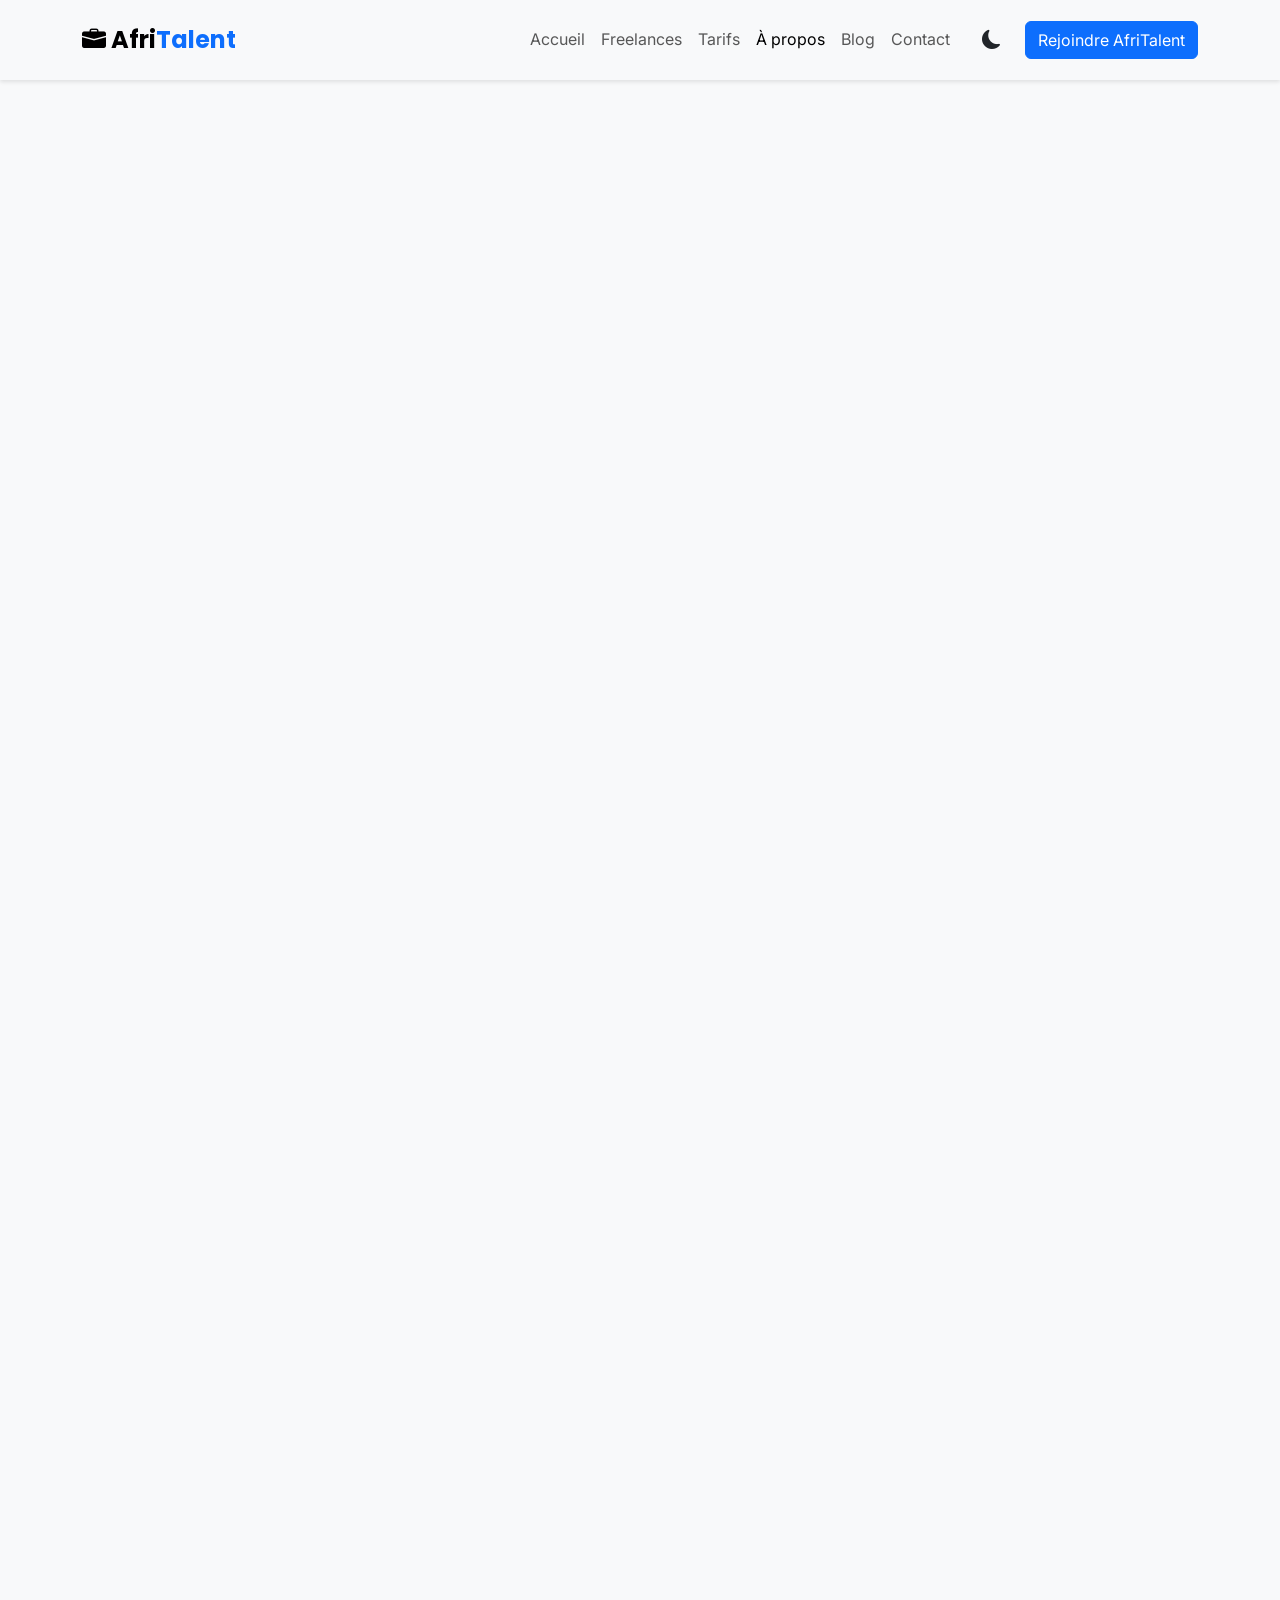
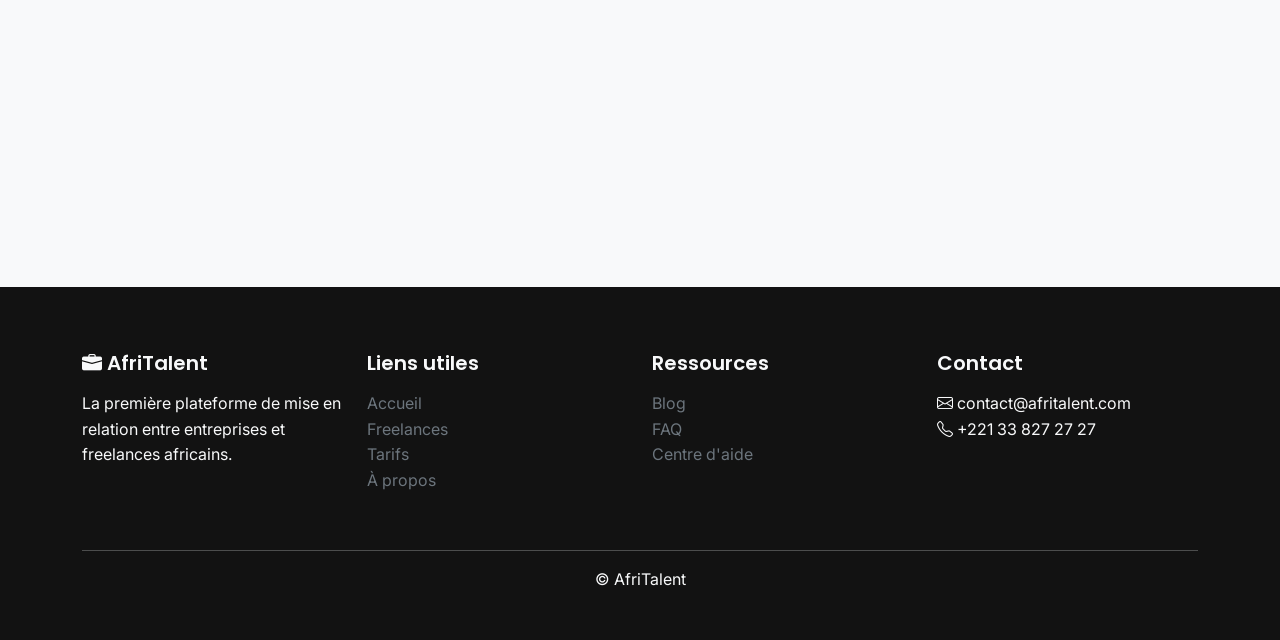
<file: about.html>
<!DOCTYPE html>
<html lang="fr">

<head>
    <meta charset="UTF-8">
    <meta name="viewport" content="width=device-width, initial-scale=1.0">
    <title>À propos - AfriTalent</title>

    <!-- Bootstrap 5 CSS -->
    <link href="https://cdn.jsdelivr.net/npm/bootstrap@5.3.0/dist/css/bootstrap.min.css" rel="stylesheet">
    <!-- Bootstrap Icons -->
    <link rel="stylesheet" href="https://cdn.jsdelivr.net/npm/bootstrap-icons@1.11.0/font/bootstrap-icons.css">
    
    <link
        href="https://fonts.googleapis.com/css2?family=Inter:wght@300;400;500;600;700;800&family=Poppins:wght@400;500;600;700;800&display=swap"
        rel="stylesheet">
    
    <link rel="stylesheet" href="css/style.css">
</head>

<body>

    
    <nav class="navbar navbar-expand-lg fixed-top">
        <div class="container">
            <a class="navbar-brand" href="index.html">
                <i class="bi bi-briefcase-fill"></i> Afri<span>Talent</span>
            </a>
            <button class="navbar-toggler" type="button" data-bs-toggle="collapse" data-bs-target="#navbarNav">
                <span class="navbar-toggler-icon"></span>
            </button>
            <div class="collapse navbar-collapse" id="navbarNav">
                <ul class="navbar-nav ms-auto">
                    <li class="nav-item"><a class="nav-link" href="index.html">Accueil</a></li>
                    <li class="nav-item"><a class="nav-link" href="freelances.html">Freelances</a></li>
                    <li class="nav-item"><a class="nav-link" href="tarifs.html">Tarifs</a></li>
                    <li class="nav-item"><a class="nav-link active" href="about.html">À propos</a></li>
                    <li class="nav-item"><a class="nav-link" href="#">Blog</a></li>
                    <li class="nav-item"><a class="nav-link" href="contact.html">Contact</a></li>
                </ul>
                <button class="dark-mode-toggle ms-3" id="darkModeToggle">
                    <i class="bi bi-moon-fill"></i>
                </button>
                <a href="contact.html" class="btn btn-primary ms-3">Rejoindre AfriTalent</a>
            </div>
        </div>
    </nav>

    
    <main class="mt-5 pt-5">
        <div class="container">

            <!-- Page Title -->
            <div class="text-center mb-5 fade-in">
                <h1>À propos de nous</h1>
                <p class="text-muted">Découvrez qui nous sommes et ce qui nous anime</p>
            </div>

            
            <div class="row align-items-center mb-5 fade-in">
                <div class="col-md-6">
                    <h2>Notre histoire</h2>
                    <p>Fondée en 2020 à Dakar, AfriTalent est née d'un constat simple : l'Afrique regorge de talents
                        exceptionnels mais manque de plateformes pour les connecter aux opportunités mondiales.</p>
                    <p>Notre mission est de démocratiser l'accès au travail indépendant et de permettre aux entreprises
                        du monde entier de bénéficier de l'expertise africaine.</p>
                </div>
                <div class="col-md-6">
                    <img src="images/imagehistoire.jpg" alt="Notre histoire"
                        class="img-fluid rounded-4">
                </div>
            </div>

            
            <div class="mb-5 fade-in">
                <h2 class="text-center mb-4">Notre Équipe</h2>
                <div class="row g-4">
                    <div class="col-md-3">
                        <div class="team-card">
                            <img src="images/Jacques-Diouf.jpg" class="team-img"
                                alt="Jacques Diouf - CEO & Co-fondateur">
                            <div class="team-info">
                                <h5>Jacques Diouf</h5>
                                <p class="text-muted">CEO & Co-fondateur</p>
                                <div class="social-links">
                                    <a href="#" aria-label="LinkedIn"><i class="bi bi-linkedin"></i></a>
                                    <a href="#" aria-label="Twitter"><i class="bi bi-twitter-x"></i></a>
                                </div>
                            </div>
                        </div>
                    </div>

                    <div class="col-md-3">
                        <div class="team-card">
                            <img src="images/Mor-Diene.jpg" class="team-img" alt="Mor Diene - CTO">
                            <div class="team-info">
                                <h5>Mor Diene</h5>
                                <p class="text-muted">CTO</p>
                                <div class="social-links">
                                    <a href="#" aria-label="LinkedIn"><i class="bi bi-linkedin"></i></a>
                                    <a href="#" aria-label="GitHub"><i class="bi bi-github"></i></a>
                                </div>
                            </div>
                        </div>
                    </div>

                    <div class="col-md-3">
                        <div class="team-card">
                            <img src="images/Marie-Claire-Ndione.jpg" class="team-img"
                                alt="Marie-Claire Ndione - Responsable Marketing">
                            <div class="team-info">
                                <h5>Marie-Claire Ndione</h5>
                                <p class="text-muted">Responsable Marketing</p>
                                <div class="social-links">
                                    <a href="#" aria-label="LinkedIn"><i class="bi bi-linkedin"></i></a>
                                    <a href="#" aria-label="Instagram"><i class="bi bi-instagram"></i></a>
                                </div>
                            </div>
                        </div>
                    </div>

                    <div class="col-md-3">
                        <div class="team-card">
                            <img src="images/Robert-Ndecky.jpg" class="team-img"
                                alt="Robert Ndecky - Community Manager">
                            <div class="team-info">
                                <h5>Robert Ndecky</h5>
                                <p class="text-muted">Community Manager</p>
                                <div class="social-links">
                                    <a href="#" aria-label="LinkedIn"><i class="bi bi-linkedin"></i></a>
                                    <a href="#" aria-label="Twitter"><i class="bi bi-twitter-x"></i></a>
                                </div>
                            </div>
                        </div>
                    </div>
                </div>
            </div>

            
            <div class="mb-5 fade-in">
                <h2 class="text-center mb-4">Nos valeurs</h2>
                <div class="row g-4">
                    <div class="col-md-3 text-center">
                        <i class="bi bi-lightbulb fs-1 text-primary"></i>
                        <h4>Innovation</h4>
                        <p>Nous repoussons constamment les limites pour offrir le meilleur service.</p>
                    </div>
                    <div class="col-md-3 text-center">
                        <i class="bi bi-people fs-1 text-primary"></i>
                        <h4>Communauté</h4>
                        <p>Nous croyons en la force du collectif et de l'entraide.</p>
                    </div>
                    <div class="col-md-3 text-center">
                        <i class="bi bi-globe fs-1 text-primary"></i>
                        <h4>Accessibilité</h4>
                        <p>La technologie doit être accessible à tous, partout en Afrique.</p>
                    </div>
                    <div class="col-md-3 text-center">
                        <i class="bi bi-trophy fs-1 text-primary"></i>
                        <h4>Excellence</h4>
                        <p>Nous visons l'excellence dans tout ce que nous entreprenons.</p>
                    </div>
                </div>
            </div>

            
            <div class="fade-in">
                <h2 class="text-center mb-4">AfriTalent en chiffres</h2>
                <div class="row text-center">
                    <div class="col-md-3">
                        <div class="stat-number"><span class="counter" data-target="52">0</span></div>
                        <p>Pays représentés</p>
                    </div>
                    <div class="col-md-3">
                        <div class="stat-number"><span class="counter" data-target="98">0</span>%</div>
                        <p>Taux de satisfaction</p>
                    </div>
                    <div class="col-md-3">
                        <div class="stat-number"><span class="counter" data-target="150">0</span>k+</div>
                        <p>Heures travaillées</p>
                    </div>
                    <div class="col-md-3">
                        <div class="stat-number"><span class="counter" data-target="1000">0</span>+</div>
                        <p>Entreprises clientes</p>
                    </div>
                </div>
            </div>

        </div>
    </main>

    
    <footer>
        <div class="container">
            <div class="row">
                <div class="col-md-3 mb-4">
                    <h5><i class="bi bi-briefcase-fill"></i> AfriTalent</h5>
                    <p>La première plateforme de mise en relation entre entreprises et freelances africains.</p>
                </div>
                <div class="col-md-3 mb-4">
                    <h5>Liens utiles</h5>
                    <ul class="list-unstyled">
                        <li><a href="index.html">Accueil</a></li>
                        <li><a href="freelances.html">Freelances</a></li>
                        <li><a href="tarifs.html">Tarifs</a></li>
                        <li><a href="about.html">À propos</a></li>
                    </ul>
                </div>
                <div class="col-md-3 mb-4">
                    <h5>Ressources</h5>
                    <ul class="list-unstyled">
                        <li><a href="#">Blog</a></li>
                        <li><a href="#">FAQ</a></li>
                        <li><a href="#">Centre d'aide</a></li>
                    </ul>
                </div>
                <div class="col-md-3 mb-4">
                    <h5>Contact</h5>
                    <ul class="list-unstyled">
                        <li><i class="bi bi-envelope"></i> contact@afritalent.com</li>
                        <li><i class="bi bi-telephone"></i> +221 33 827 27 27</li>
                    </ul>
                </div>
            </div>
            <hr>
            <div class="text-center">
                <p>&copy; <span id="currentYear"></span> AfriTalent</p>
            </div>
        </div>
    </footer>

    
    <button id="backToTop" class="back-to-top">
        <i class="bi bi-arrow-up"></i>
    </button>

    <!-- Bootstrap JS -->
    <script src="https://cdn.jsdelivr.net/npm/bootstrap@5.3.0/dist/js/bootstrap.bundle.min.js"></script>
    <!-- Custom JS -->
    <script src="js/main.js"></script>
</body>

</html>
</file>
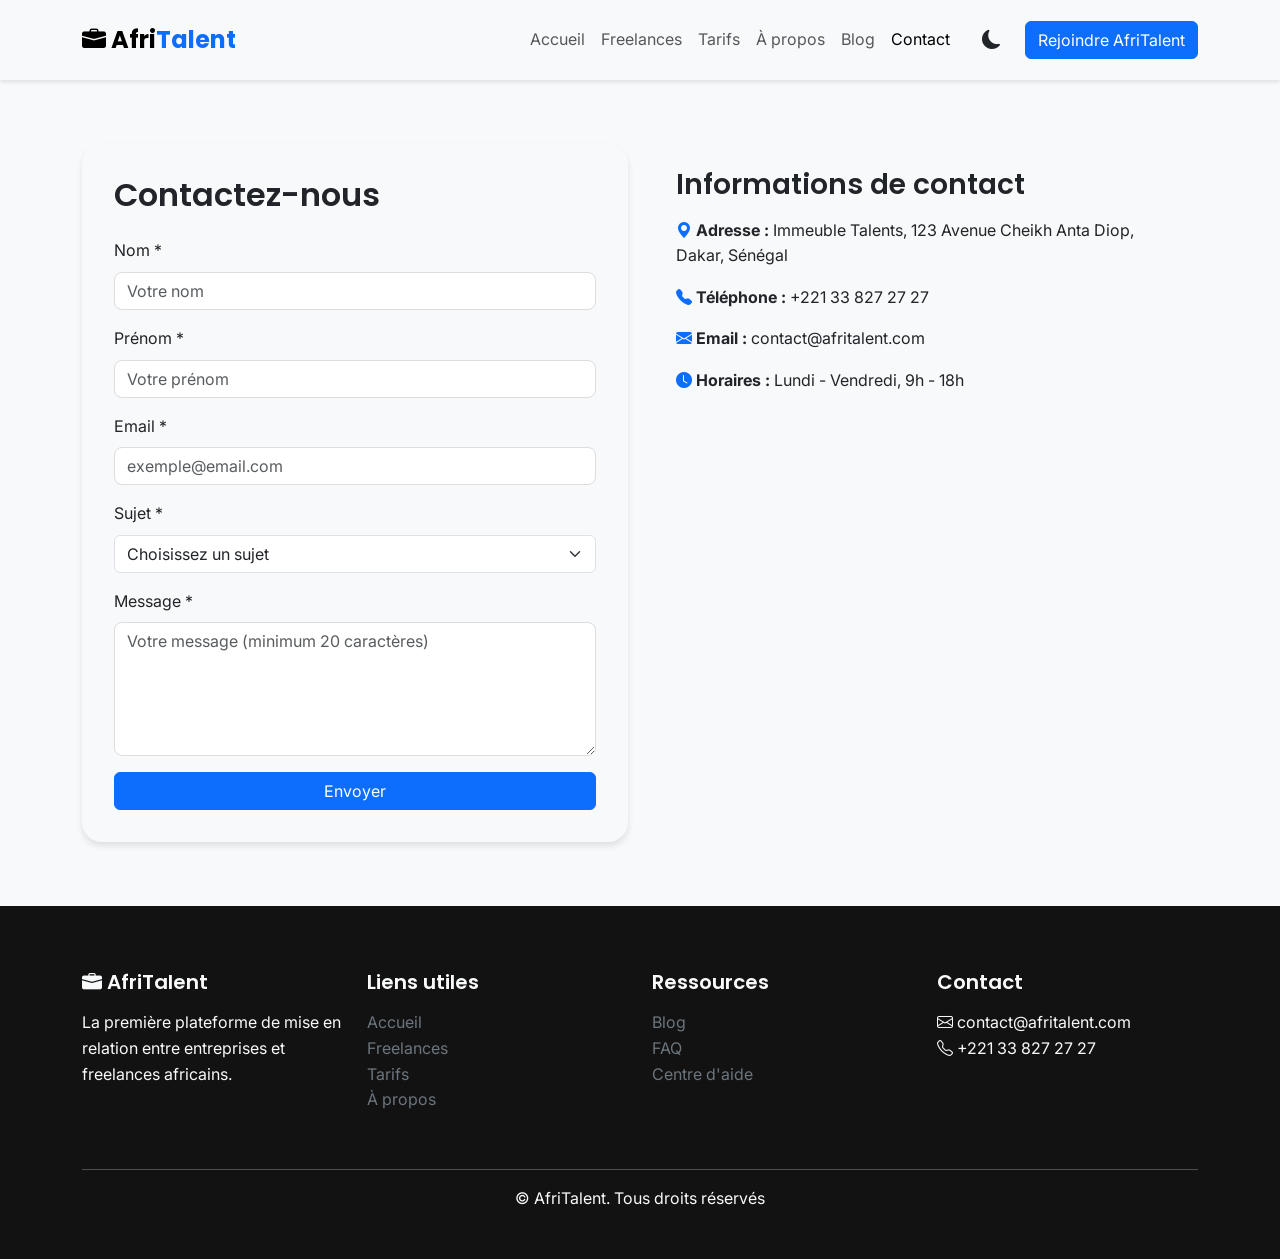
<file: contact.html>
<!DOCTYPE html>
<html lang="fr">

<head>
    <meta charset="UTF-8">
    <meta name="viewport" content="width=device-width, initial-scale=1.0">
    <title>Contact - AfriTalent</title>

    <!-- Bootstrap 5 CSS -->
    <link href="https://cdn.jsdelivr.net/npm/bootstrap@5.3.0/dist/css/bootstrap.min.css" rel="stylesheet">
    <!-- Bootstrap Icons -->
    <link rel="stylesheet" href="https://cdn.jsdelivr.net/npm/bootstrap-icons@1.11.0/font/bootstrap-icons.css">
    
    <link href="https://fonts.googleapis.com/css2?family=Inter:wght@300;400;500;600;700;800&family=Poppins:wght@400;500;600;700;800&display=swap" rel="stylesheet">
    
    <link rel="stylesheet" href="css/style.css">
</head>

<body>

    
    <nav class="navbar navbar-expand-lg fixed-top">
        <div class="container">
            <a class="navbar-brand" href="index.html"><i class="bi bi-briefcase-fill"></i> Afri<span>Talent</span></a>
            <button class="navbar-toggler" type="button" data-bs-toggle="collapse" data-bs-target="#navbarNav">
                <span class="navbar-toggler-icon"></span>
            </button>
            <div class="collapse navbar-collapse" id="navbarNav">
                <ul class="navbar-nav ms-auto">
                    <li class="nav-item"><a class="nav-link" href="index.html">Accueil</a></li>
                    <li class="nav-item"><a class="nav-link" href="freelances.html">Freelances</a></li>
                    <li class="nav-item"><a class="nav-link" href="tarifs.html">Tarifs</a></li>
                    <li class="nav-item"><a class="nav-link" href="about.html">À propos</a></li>
                    <li class="nav-item"><a class="nav-link" href="#">Blog</a></li>
                    <li class="nav-item"><a class="nav-link active" href="contact.html">Contact</a></li>
                </ul>
                <button class="dark-mode-toggle ms-3" id="darkModeToggle"><i class="bi bi-moon-fill"></i></button>
                <a href="contact.html" class="btn btn-primary ms-3">Rejoindre AfriTalent</a>
            </div>
        </div>
    </nav>

    
    <main class="mt-5 pt-5">
        <div class="container my-5">
            <div class="row">
                
                
                <div class="col-lg-6">
                    <div class="contact-form">
                        <h2 class="mb-4">Contactez-nous</h2>
                        <form id="contactForm">
                            <div class="mb-3">
                                <label for="nom" class="form-label">Nom *</label>
                                <input type="text" class="form-control" id="nom" placeholder="Votre nom">
                                <div class="error-message" id="nomError">Le nom est requis</div>
                            </div>
                            <div class="mb-3">
                                <label for="prenom" class="form-label">Prénom *</label>
                                <input type="text" class="form-control" id="prenom" placeholder="Votre prénom">
                                <div class="error-message" id="prenomError">Le prénom est requis</div>
                            </div>
                            <div class="mb-3">
                                <label for="email" class="form-label">Email *</label>
                                <input type="email" class="form-control" id="email" placeholder="exemple@email.com">
                                <div class="error-message" id="emailError">Email valide requis</div>
                            </div>
                            <div class="mb-3">
                                <label for="sujet" class="form-label">Sujet *</label>
                                <select class="form-select" id="sujet">
                                    <option value="">Choisissez un sujet</option>
                                    <option value="info">Demande d'information</option>
                                    <option value="freelance">Devenir freelance</option>
                                    <option value="entreprise">Recruter un freelance</option>
                                    <option value="support">Support technique</option>
                                </select>
                                <div class="error-message" id="sujetError">Veuillez sélectionner un sujet</div>
                            </div>
                            <div class="mb-3">
                                <label for="message" class="form-label">Message *</label>
                                <textarea class="form-control" id="message" rows="5" placeholder="Votre message (minimum 20 caractères)"></textarea>
                                <div class="error-message" id="messageError">Le message doit contenir au moins 20 caractères</div>
                            </div>
                            <button type="submit" class="btn btn-primary w-100">Envoyer</button>
                            <div class="success-message mt-3" id="successMessage">
                                <i class="bi bi-check-circle-fill"></i> Message envoyé avec succès ! Nous vous répondrons rapidement.
                            </div>
                        </form>
                    </div>
                </div>

                
                <div class="col-lg-6">
                    <div class="contact-info p-4">
                        <h3>Informations de contact</h3>
                        <p><i class="bi bi-geo-alt-fill text-primary"></i> <strong>Adresse :</strong> Immeuble Talents, 123 Avenue Cheikh Anta Diop, Dakar, Sénégal</p>
                        <p><i class="bi bi-telephone-fill text-primary"></i> <strong>Téléphone :</strong> +221 33 827 27 27</p>
                        <p><i class="bi bi-envelope-fill text-primary"></i> <strong>Email :</strong> contact@afritalent.com</p>
                        <p><i class="bi bi-clock-fill text-primary"></i> <strong>Horaires :</strong> Lundi - Vendredi, 9h - 18h</p>

                        <!-- Google Maps -->
                        <div class="mt-4">
                            <iframe 
                                src="https://www.google.com/maps/embed?pb=!1m18!1m12!1m3!1d123456!2d-17.456789!3d14.6937!2m3!1f0!2f0!3f0!3m2!1i1024!2i768!4f13.1!3m3!1m2!1s0x0%3A0x0!2zMTTCsDQxJzM3LjMiTiAxN8KwMjcnMjQuNCJX!5e0!3m2!1sfr!2ssn!4v1641234567890!5m2!1sfr!2ssn" 
                                width="100%" 
                                height="250" 
                                style="border:0; border-radius: 12px;" 
                                allowfullscreen="" 
                                loading="lazy">
                            </iframe>
                        </div>
                    </div>
                </div>

            </div>
        </div>
    </main>

    
    <footer>
        <div class="container">
            <div class="row">
                <div class="col-md-3 mb-4">
                    <h5><i class="bi bi-briefcase-fill"></i> AfriTalent</h5>
                    <p>La première plateforme de mise en relation entre entreprises et freelances africains.</p>
                </div>
                <div class="col-md-3 mb-4">
                    <h5>Liens utiles</h5>
                    <ul class="list-unstyled">
                        <li><a href="index.html">Accueil</a></li>
                        <li><a href="freelances.html">Freelances</a></li>
                        <li><a href="tarifs.html">Tarifs</a></li>
                        <li><a href="about.html">À propos</a></li>
                    </ul>
                </div>
                <div class="col-md-3 mb-4">
                    <h5>Ressources</h5>
                    <ul class="list-unstyled">
                        <li><a href="#">Blog</a></li>
                        <li><a href="#">FAQ</a></li>
                        <li><a href="#">Centre d'aide</a></li>
                    </ul>
                </div>
                <div class="col-md-3 mb-4">
                    <h5>Contact</h5>
                    <ul class="list-unstyled">
                        <li><i class="bi bi-envelope"></i> contact@afritalent.com</li>
                        <li><i class="bi bi-telephone"></i> +221 33 827 27 27</li>
                    </ul>
                </div>
            </div>
            <hr>
            <div class="text-center">
                <p>&copy; <span id="currentYear"></span> AfriTalent. Tous droits réservés</p>
            </div>
        </div>
    </footer>

    
    <button id="backToTop" class="back-to-top">
        <i class="bi bi-arrow-up"></i>
    </button>

    <!-- Bootstrap JS -->
    <script src="https://cdn.jsdelivr.net/npm/bootstrap@5.3.0/dist/js/bootstrap.bundle.min.js"></script>
    <!-- Custom JS -->
    <script src="js/main.js"></script>
</body>

</html>
</file>
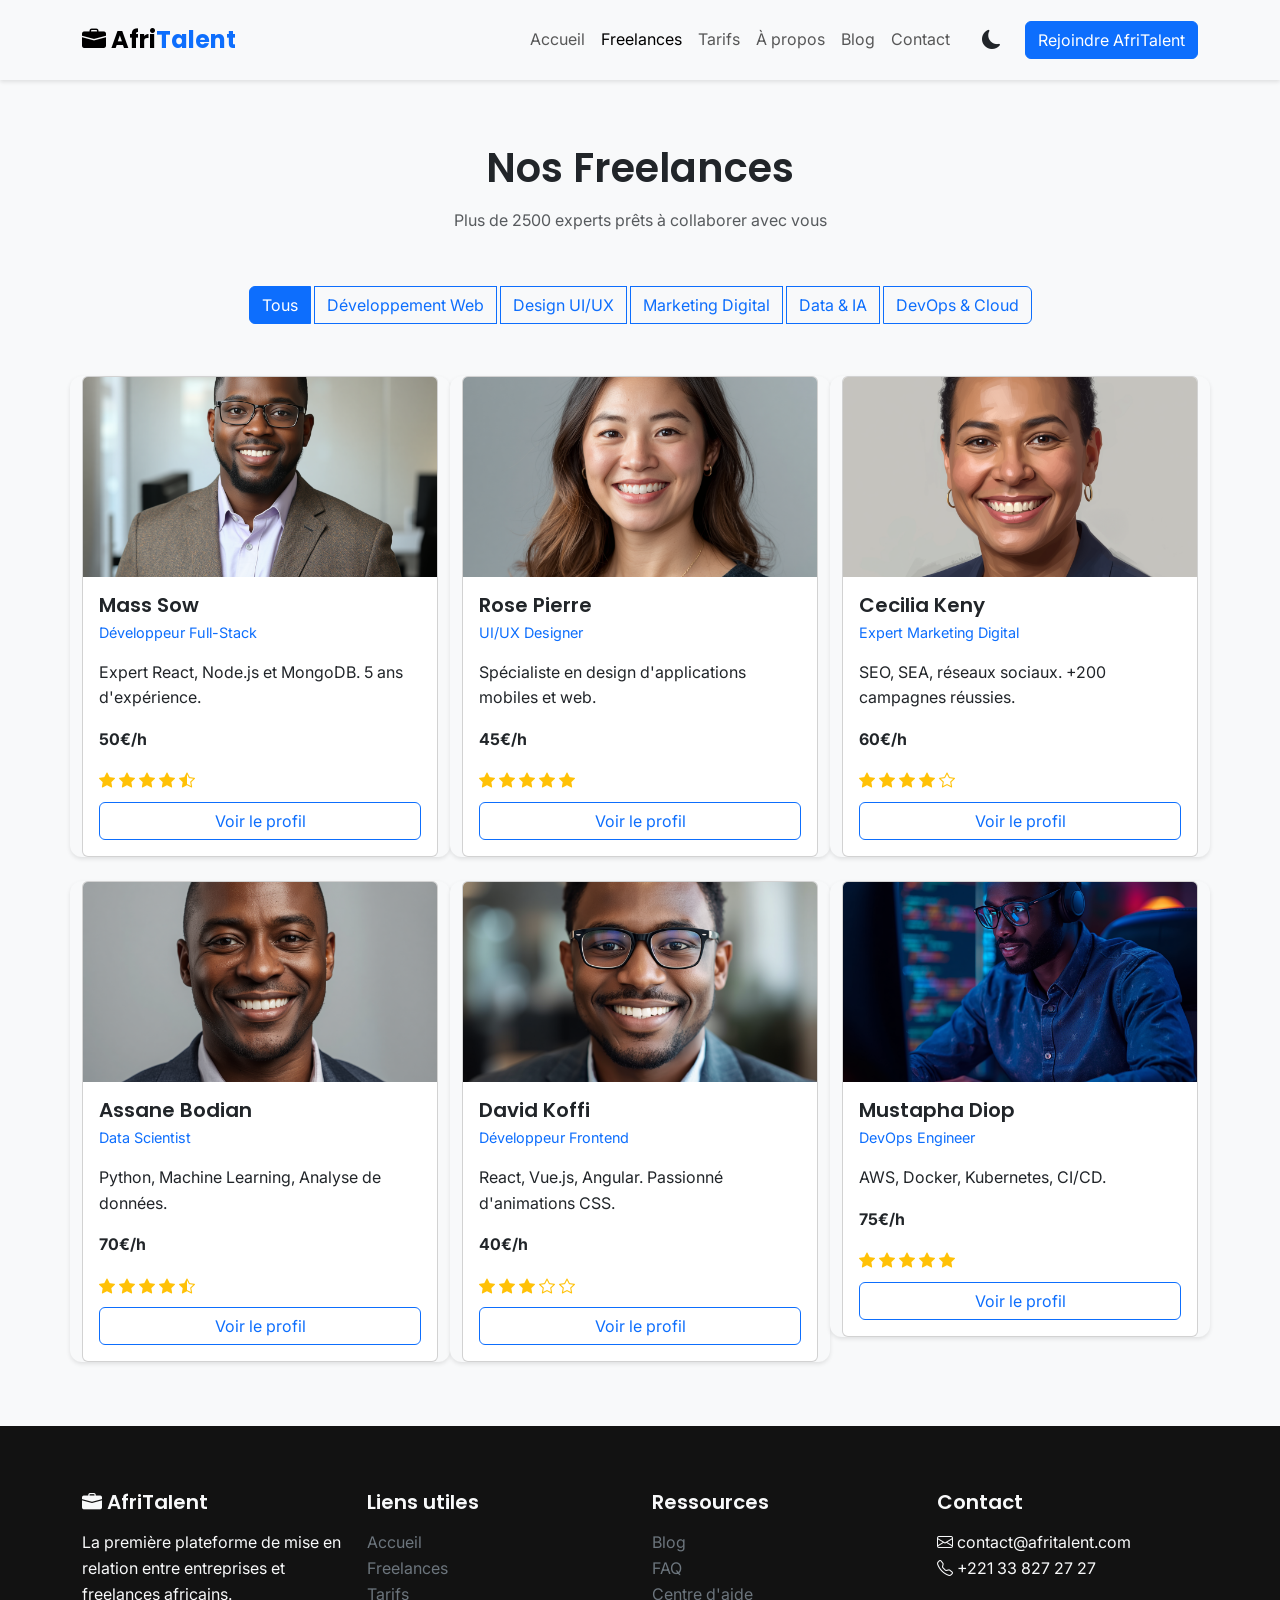
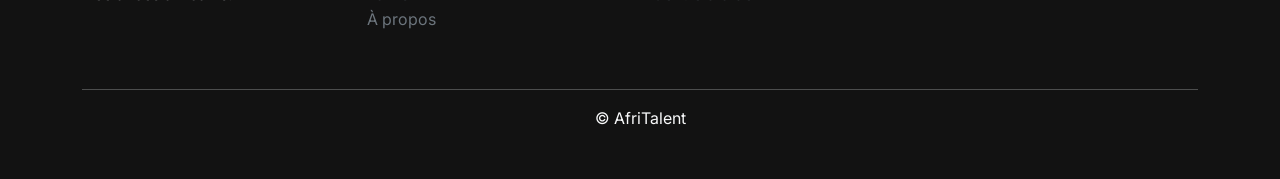
<file: freelances.html>
<!DOCTYPE html>
<html lang="fr">

<head>
    <meta charset="UTF-8">
    <meta name="viewport" content="width=device-width, initial-scale=1.0">
    <title>Freelances - AfriTalent</title>

    <!-- Bootstrap 5 CSS -->
    <link href="https://cdn.jsdelivr.net/npm/bootstrap@5.3.0/dist/css/bootstrap.min.css" rel="stylesheet">
    <!-- Bootstrap Icons -->
    <link rel="stylesheet" href="https://cdn.jsdelivr.net/npm/bootstrap-icons@1.11.0/font/bootstrap-icons.css">
    
    <link
        href="https://fonts.googleapis.com/css2?family=Inter:wght@300;400;500;600;700;800&family=Poppins:wght@400;500;600;700;800&display=swap"
        rel="stylesheet">
    
    <link rel="stylesheet" href="css/style.css">
</head>

<body>

    
    <nav class="navbar navbar-expand-lg fixed-top">
        <div class="container">
            <a class="navbar-brand" href="index.html">
                <i class="bi bi-briefcase-fill"></i> Afri<span>Talent</span>
            </a>
            <button class="navbar-toggler" type="button" data-bs-toggle="collapse" data-bs-target="#navbarNav">
                <span class="navbar-toggler-icon"></span>
            </button>
            <div class="collapse navbar-collapse" id="navbarNav">
                <ul class="navbar-nav ms-auto">
                    <li class="nav-item"><a class="nav-link" href="index.html">Accueil</a></li>
                    <li class="nav-item"><a class="nav-link active" href="freelances.html">Freelances</a></li>
                    <li class="nav-item"><a class="nav-link" href="tarifs.html">Tarifs</a></li>
                    <li class="nav-item"><a class="nav-link" href="about.html">À propos</a></li>
                    <li class="nav-item"><a class="nav-link" href="#">Blog</a></li>
                    <li class="nav-item"><a class="nav-link" href="contact.html">Contact</a></li>
                </ul>
                <button class="dark-mode-toggle ms-3" id="darkModeToggle">
                    <i class="bi bi-moon-fill"></i>
                </button>
                <a href="contact.html" class="btn btn-primary ms-3">Rejoindre AfriTalent</a>
            </div>
        </div>
    </nav>

    
    <main class="mt-5 pt-5">
        <div class="container my-5">
            <div class="text-center mb-5">
                <h1>Nos Freelances</h1>
                <p class="text-muted">Plus de 2500 experts prêts à collaborer avec vous</p>
            </div>

            <!-- Filtres -->
            <div class="filter-bar text-center mb-5">
                <div class="btn-group flex-wrap">
                    <button class="btn btn-outline-primary filter-btn active" data-category="all">Tous</button>
                    <button class="btn btn-outline-primary filter-btn" data-category="web">Développement Web</button>
                    <button class="btn btn-outline-primary filter-btn" data-category="design">Design UI/UX</button>
                    <button class="btn btn-outline-primary filter-btn" data-category="marketing">Marketing
                        Digital</button>
                    <button class="btn btn-outline-primary filter-btn" data-category="data">Data & IA</button>
                    <button class="btn btn-outline-primary filter-btn" data-category="devops">DevOps & Cloud</button>
                </div>
            </div>

            
            <div class="row g-4" id="freelanceGrid">

                
                <div class="col-md-6 col-lg-4 freelance-card" data-category="web">
                    <div class="card h-100">
                        <img src="images/Mass Sow.jpg" class="card-img-top freelance-img" alt="Mass Sow">
                        <div class="card-body">
                            <h5 class="freelance-name">Mass Sow</h5>
                            <p class="freelance-specialty">Développeur Full-Stack</p>
                            <p class="card-text">Expert React, Node.js et MongoDB. 5 ans d'expérience.</p>
                            <p class="fw-bold">50€/h</p>
                            <div class="stars mb-2">
                                <i class="bi bi-star-fill text-warning"></i>
                                <i class="bi bi-star-fill text-warning"></i>
                                <i class="bi bi-star-fill text-warning"></i>
                                <i class="bi bi-star-fill text-warning"></i>
                                <i class="bi bi-star-half text-warning"></i>
                            </div>
                            <button class="btn btn-outline-primary w-100" data-bs-toggle="modal"
                                data-bs-target="#profileModal1">Voir le profil</button>
                        </div>
                    </div>
                </div>

                
                <div class="col-md-6 col-lg-4 freelance-card" data-category="design">
                    <div class="card h-100">
                        <img src="images/Rose Pierre.jpg" class="card-img-top freelance-img" alt="Rose Pierre">
                        <div class="card-body">
                            <h5 class="freelance-name">Rose Pierre</h5>
                            <p class="freelance-specialty">UI/UX Designer</p>
                            <p class="card-text">Spécialiste en design d'applications mobiles et web.</p>
                            <p class="fw-bold">45€/h</p>
                            <div class="stars mb-2">
                                <i class="bi bi-star-fill text-warning"></i>
                                <i class="bi bi-star-fill text-warning"></i>
                                <i class="bi bi-star-fill text-warning"></i>
                                <i class="bi bi-star-fill text-warning"></i>
                                <i class="bi bi-star-fill text-warning"></i>
                            </div>
                            <button class="btn btn-outline-primary w-100" data-bs-toggle="modal"
                                data-bs-target="#profileModal2">Voir le profil</button>
                        </div>
                    </div>
                </div>

                
                <div class="col-md-6 col-lg-4 freelance-card" data-category="marketing">
                    <div class="card h-100">
                        <img src="images/Cecilia Keny.jpg" class="card-img-top freelance-img" alt="Cecilia Keny">
                        <div class="card-body">
                            <h5 class="freelance-name">Cecilia Keny</h5>
                            <p class="freelance-specialty">Expert Marketing Digital</p>
                            <p class="card-text">SEO, SEA, réseaux sociaux. +200 campagnes réussies.</p>
                            <p class="fw-bold">60€/h</p>
                            <div class="stars mb-2">
                                <i class="bi bi-star-fill text-warning"></i>
                                <i class="bi bi-star-fill text-warning"></i>
                                <i class="bi bi-star-fill text-warning"></i>
                                <i class="bi bi-star-fill text-warning"></i>
                                <i class="bi bi-star text-warning"></i>
                            </div>
                            <button class="btn btn-outline-primary w-100" data-bs-toggle="modal"
                                data-bs-target="#profileModal3">Voir le profil</button>
                        </div>
                    </div>
                </div>

                
                <div class="col-md-6 col-lg-4 freelance-card" data-category="data">
                    <div class="card h-100">
                        <img src="images/Assane Bodian.jpg" class="card-img-top freelance-img" alt="Assane Bodian">
                        <div class="card-body">
                            <h5 class="freelance-name">Assane Bodian</h5>
                            <p class="freelance-specialty">Data Scientist</p>
                            <p class="card-text">Python, Machine Learning, Analyse de données.</p>
                            <p class="fw-bold">70€/h</p>
                            <div class="stars mb-2">
                                <i class="bi bi-star-fill text-warning"></i>
                                <i class="bi bi-star-fill text-warning"></i>
                                <i class="bi bi-star-fill text-warning"></i>
                                <i class="bi bi-star-fill text-warning"></i>
                                <i class="bi bi-star-half text-warning"></i>
                            </div>
                            <button class="btn btn-outline-primary w-100" data-bs-toggle="modal"
                                data-bs-target="#profileModal4">Voir le profil</button>
                        </div>
                    </div>
                </div>

                
                <div class="col-md-6 col-lg-4 freelance-card" data-category="web">
                    <div class="card h-100">
                        <img src="images/david koffi.jpg" class="card-img-top freelance-img" alt="David Koffi">
                        <div class="card-body">
                            <h5 class="freelance-name">David Koffi</h5>
                            <p class="freelance-specialty">Développeur Frontend</p>
                            <p class="card-text">React, Vue.js, Angular. Passionné d'animations CSS.</p>
                            <p class="fw-bold">40€/h</p>
                            <div class="stars mb-2">
                                <i class="bi bi-star-fill text-warning"></i>
                                <i class="bi bi-star-fill text-warning"></i>
                                <i class="bi bi-star-fill text-warning"></i>
                                <i class="bi bi-star text-warning"></i>
                                <i class="bi bi-star text-warning"></i>
                            </div>
                            <button class="btn btn-outline-primary w-100" data-bs-toggle="modal"
                                data-bs-target="#profileModal5">Voir le profil</button>
                        </div>
                    </div>
                </div>

                
                <div class="col-md-6 col-lg-4 freelance-card" data-category="devops">
                    <div class="card h-100">
                        <img src="images/Mustapha Diop.jpg" class="card-img-top freelance-img" alt="Mustapha Diop">
                        <div class="card-body">
                            <h5 class="freelance-name">Mustapha Diop</h5>
                            <p class="freelance-specialty">DevOps Engineer</p>
                            <p class="card-text">AWS, Docker, Kubernetes, CI/CD.</p>
                            <p class="fw-bold">75€/h</p>
                            <div class="stars mb-2">
                                <i class="bi bi-star-fill text-warning"></i>
                                <i class="bi bi-star-fill text-warning"></i>
                                <i class="bi bi-star-fill text-warning"></i>
                                <i class="bi bi-star-fill text-warning"></i>
                                <i class="bi bi-star-fill text-warning"></i>
                            </div>
                            <button class="btn btn-outline-primary w-100" data-bs-toggle="modal"
                                data-bs-target="#profileModal6">Voir le profil</button>
                        </div>
                    </div>
                </div>

            </div>
        </div>
    </main>

   
   
    <div class="modal fade" id="profileModal1" tabindex="-1">
        <div class="modal-dialog">
            <div class="modal-content">
                <div class="modal-header">
                    <h5 class="modal-title">Mass Sow</h5>
                    <button type="button" class="btn-close" data-bs-dismiss="modal"></button>
                </div>
                <div class="modal-body">
                    <img src="images/Mass Sow.jpg" class="img-fluid rounded mb-3" alt="Mass Sow">
                    <p><strong>Développeur Full-Stack</strong> avec 5 ans d'expérience.</p>
                    <p>Compétences : React, Node.js, Python, MongoDB</p>
                    <p>Disponible immédiatement pour des missions à distance.</p>
                </div>
                <div class="modal-footer">
                    <button class="btn btn-primary">Contacter</button>
                </div>
            </div>
        </div>
    </div>

    
    <div class="modal fade" id="profileModal2" tabindex="-1">
        <div class="modal-dialog">
            <div class="modal-content">
                <div class="modal-header">
                    <h5 class="modal-title">Rose Pierre</h5>
                    <button type="button" class="btn-close" data-bs-dismiss="modal"></button>
                </div>
                <div class="modal-body">
                    <img src="images/Rose Pierre.jpg" class="img-fluid rounded mb-3" alt="Rose Pierre">
                    <p><strong>UI/UX Designer</strong> avec 4 ans d'expérience.</p>
                    <p>Compétences : Figma, Adobe XD, Sketch, Prototypage</p>
                    <p>Disponible immédiatement pour des missions à distance.</p>
                </div>
                <div class="modal-footer">
                    <button class="btn btn-primary">Contacter</button>
                </div>
            </div>
        </div>
    </div>

    
    <div class="modal fade" id="profileModal3" tabindex="-1">
        <div class="modal-dialog">
            <div class="modal-content">
                <div class="modal-header">
                    <h5 class="modal-title">Cecilia Keny</h5>
                    <button type="button" class="btn-close" data-bs-dismiss="modal"></button>
                </div>
                <div class="modal-body">
                    <img src="images/Cecilia Keny.jpg" class="img-fluid rounded mb-3" alt="Cecilia Keny">
                    <p><strong>Expert Marketing Digital</strong> avec 6 ans d'expérience.</p>
                    <p>Compétences : SEO, SEA, Google Analytics, Réseaux sociaux</p>
                    <p>Disponible immédiatement pour des missions à distance.</p>
                </div>
                <div class="modal-footer">
                    <button class="btn btn-primary">Contacter</button>
                </div>
            </div>
        </div>
    </div>

    
    <div class="modal fade" id="profileModal4" tabindex="-1">
        <div class="modal-dialog">
            <div class="modal-content">
                <div class="modal-header">
                    <h5 class="modal-title">Assane Bodian</h5>
                    <button type="button" class="btn-close" data-bs-dismiss="modal"></button>
                </div>
                <div class="modal-body">
                    <img src="images/Assane Bodian.jpg" class="img-fluid rounded mb-3" alt="Assane Bodian">
                    <p><strong>Data Scientist</strong> avec 4 ans d'expérience.</p>
                    <p>Compétences : Python, Machine Learning, SQL, TensorFlow</p>
                    <p>Disponible immédiatement pour des missions à distance.</p>
                </div>
                <div class="modal-footer">
                    <button class="btn btn-primary">Contacter</button>
                </div>
            </div>
        </div>
    </div>

    
    <div class="modal fade" id="profileModal5" tabindex="-1">
        <div class="modal-dialog">
            <div class="modal-content">
                <div class="modal-header">
                    <h5 class="modal-title">David Koffi</h5>
                    <button type="button" class="btn-close" data-bs-dismiss="modal"></button>
                </div>
                <div class="modal-body">
                    <img src="images/david koffi.jpg" class="img-fluid rounded mb-3" alt="David Koffi">
                    <p><strong>Développeur Frontend</strong> avec 3 ans d'expérience.</p>
                    <p>Compétences : React, Vue.js, Angular, CSS avancé</p>
                    <p>Disponible immédiatement pour des missions à distance.</p>
                </div>
                <div class="modal-footer">
                    <button class="btn btn-primary">Contacter</button>
                </div>
            </div>
        </div>
    </div>

    
    <div class="modal fade" id="profileModal6" tabindex="-1">
        <div class="modal-dialog">
            <div class="modal-content">
                <div class="modal-header">
                    <h5 class="modal-title">Mustapha Diop</h5>
                    <button type="button" class="btn-close" data-bs-dismiss="modal"></button>
                </div>
                <div class="modal-body">
                    <img src="images/Mustapha Diop.jpg" class="img-fluid rounded mb-3" alt="Mustapha Diop">
                    <p><strong>DevOps Engineer</strong> avec 5 ans d'expérience.</p>
                    <p>Compétences : AWS, Docker, Kubernetes, CI/CD, Terraform</p>
                    <p>Disponible immédiatement pour des missions à distance.</p>
                </div>
                <div class="modal-footer">
                    <button class="btn btn-primary">Contacter</button>
                </div>
            </div>
        </div>
    </div>

    
    <footer>
        <div class="container">
            <div class="row">
                <div class="col-md-3 mb-4">
                    <h5><i class="bi bi-briefcase-fill"></i> AfriTalent</h5>
                    <p>La première plateforme de mise en relation entre entreprises et freelances africains.</p>
                </div>
                <div class="col-md-3 mb-4">
                    <h5>Liens utiles</h5>
                    <ul class="list-unstyled">
                        <li><a href="index.html">Accueil</a></li>
                        <li><a href="freelances.html">Freelances</a></li>
                        <li><a href="tarifs.html">Tarifs</a></li>
                        <li><a href="about.html">À propos</a></li>
                    </ul>
                </div>
                <div class="col-md-3 mb-4">
                    <h5>Ressources</h5>
                    <ul class="list-unstyled">
                        <li><a href="#">Blog</a></li>
                        <li><a href="#">FAQ</a></li>
                        <li><a href="#">Centre d'aide</a></li>
                    </ul>
                </div>
                <div class="col-md-3 mb-4">
                    <h5>Contact</h5>
                    <ul class="list-unstyled">
                        <li><i class="bi bi-envelope"></i> contact@afritalent.com</li>
                        <li><i class="bi bi-telephone"></i> +221 33 827 27 27</li>
                    </ul>
                </div>
            </div>
            <hr>
            <div class="text-center">
                <p>&copy; <span id="currentYear"></span> AfriTalent</p>
            </div>
        </div>
    </footer>

    
    <button id="backToTop" class="back-to-top">
        <i class="bi bi-arrow-up"></i>
    </button>

    <!-- Bootstrap JS -->
    <script src="https://cdn.jsdelivr.net/npm/bootstrap@5.3.0/dist/js/bootstrap.bundle.min.js"></script>
    <!-- Custom JS -->
    <script src="js/main.js"></script>
</body>

</html>
</file>
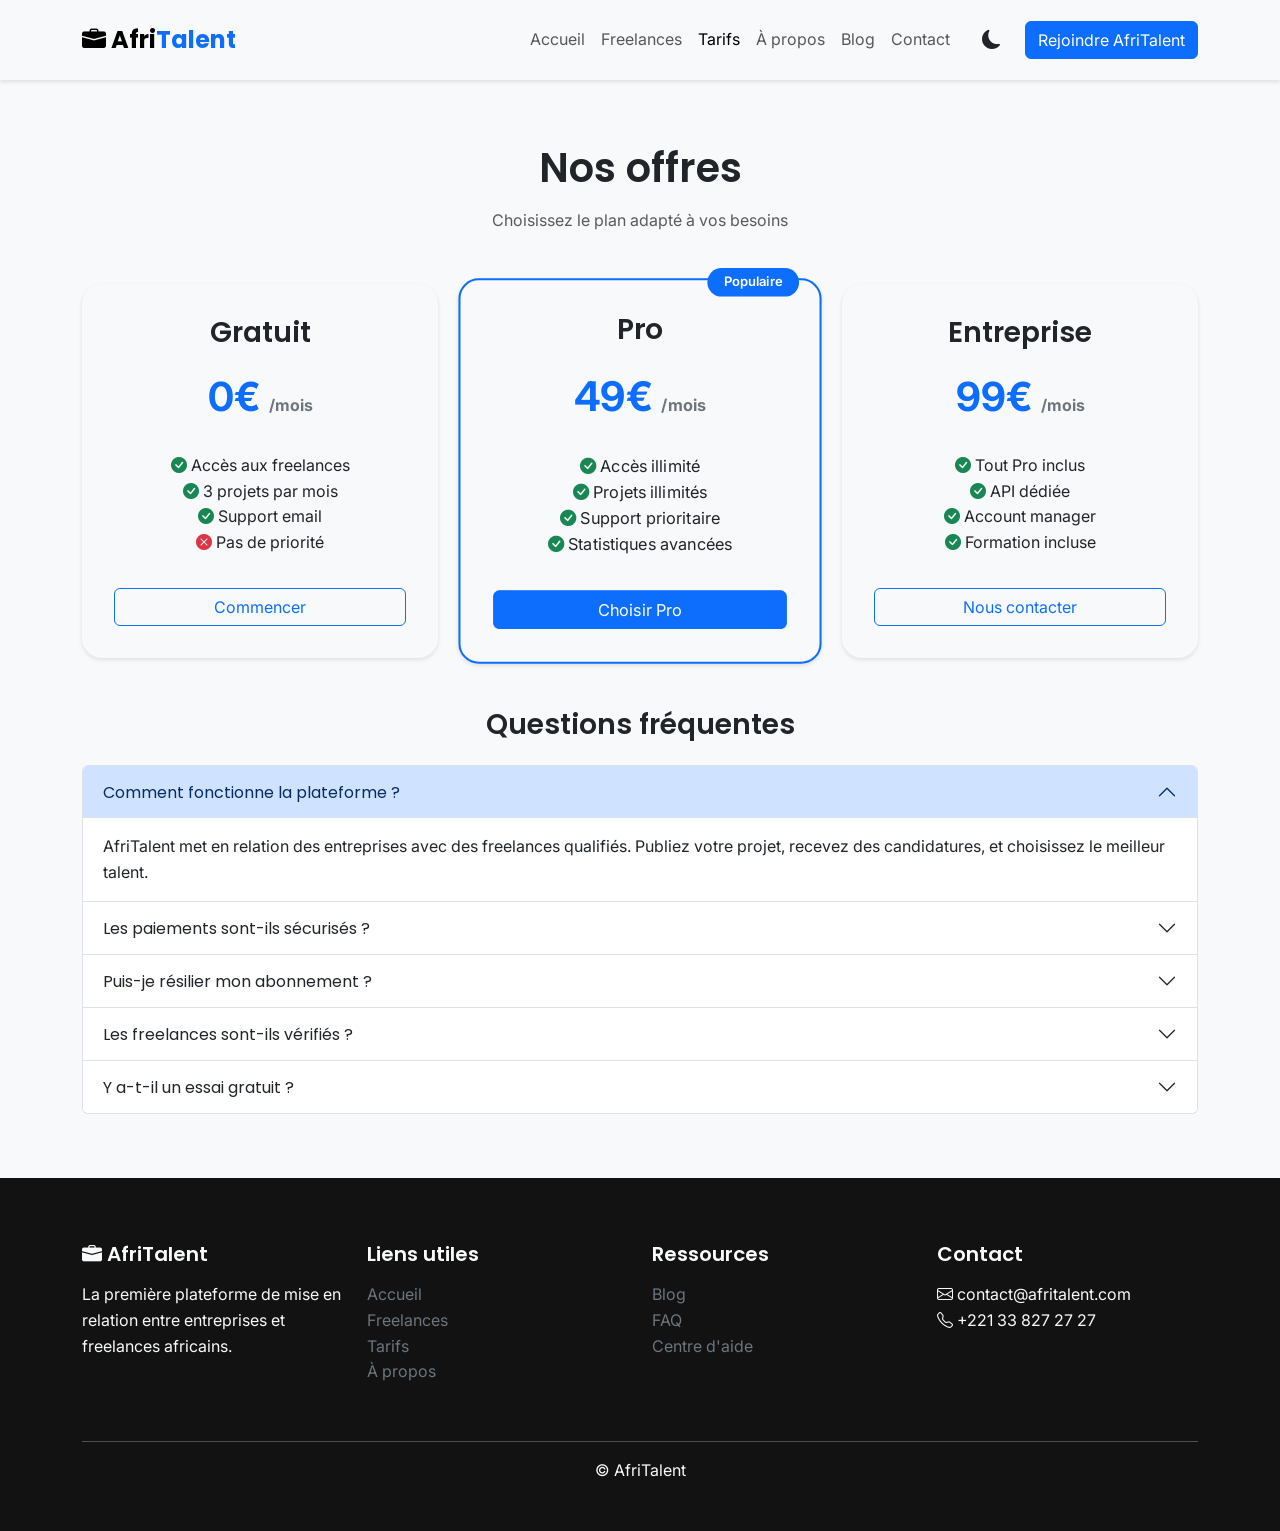
<file: tarifs.html>
<!DOCTYPE html>
<html lang="fr">

<head>
    <meta charset="UTF-8">
    <meta name="viewport" content="width=device-width, initial-scale=1.0">
    <title>Tarifs - AfriTalent</title>

    <!-- Bootstrap 5 CSS -->
    <link href="https://cdn.jsdelivr.net/npm/bootstrap@5.3.0/dist/css/bootstrap.min.css" rel="stylesheet">
    <!-- Bootstrap Icons -->
    <link rel="stylesheet" href="https://cdn.jsdelivr.net/npm/bootstrap-icons@1.11.0/font/bootstrap-icons.css">
    
    <link
        href="https://fonts.googleapis.com/css2?family=Inter:wght@300;400;500;600;700;800&family=Poppins:wght@400;500;600;700;800&display=swap"
        rel="stylesheet">
    
    <link rel="stylesheet" href="css/style.css">
</head>

<body>

    
    <nav class="navbar navbar-expand-lg fixed-top">
        <div class="container">
            <a class="navbar-brand" href="index.html">
                <i class="bi bi-briefcase-fill"></i> Afri<span>Talent</span>
            </a>
            <button class="navbar-toggler" type="button" data-bs-toggle="collapse" data-bs-target="#navbarNav">
                <span class="navbar-toggler-icon"></span>
            </button>
            <div class="collapse navbar-collapse" id="navbarNav">
                <ul class="navbar-nav ms-auto">
                    <li class="nav-item"><a class="nav-link" href="index.html">Accueil</a></li>
                    <li class="nav-item"><a class="nav-link" href="freelances.html">Freelances</a></li>
                    <li class="nav-item"><a class="nav-link active" href="tarifs.html">Tarifs</a></li>
                    <li class="nav-item"><a class="nav-link" href="about.html">À propos</a></li>
                    <li class="nav-item"><a class="nav-link" href="#">Blog</a></li>
                    <li class="nav-item"><a class="nav-link" href="contact.html">Contact</a></li>
                </ul>
                <button class="dark-mode-toggle ms-3" id="darkModeToggle">
                    <i class="bi bi-moon-fill"></i>
                </button>
                <a href="contact.html" class="btn btn-primary ms-3">Rejoindre AfriTalent</a>
            </div>
        </div>
    </nav>

    
    <main class="mt-5 pt-5">
        <div class="container my-5">
            <div class="text-center mb-5">
                <h1>Nos offres</h1>
                <p class="text-muted">Choisissez le plan adapté à vos besoins</p>
            </div>

            <div class="row g-4 align-items-center">

                
                <div class="col-md-4">
                    <div class="pricing-card">
                        <h3>Gratuit</h3>
                        <div class="price">0€ <span>/mois</span></div>
                        <ul class="list-unstyled mt-4">
                            <li><i class="bi bi-check-circle-fill text-success"></i> Accès aux freelances</li>
                            <li><i class="bi bi-check-circle-fill text-success"></i> 3 projets par mois</li>
                            <li><i class="bi bi-check-circle-fill text-success"></i> Support email</li>
                            <li><i class="bi bi-x-circle-fill text-danger"></i> Pas de priorité</li>
                        </ul>
                        <a href="contact.html" class="btn btn-outline-primary mt-3 w-100">Commencer</a>
                    </div>
                </div>

                
                <div class="col-md-4">
                    <div class="pricing-card featured">
                        <div class="popular-badge">Populaire</div>
                        <h3>Pro</h3>
                        <div class="price">49€ <span>/mois</span></div>
                        <ul class="list-unstyled mt-4">
                            <li><i class="bi bi-check-circle-fill text-success"></i> Accès illimité</li>
                            <li><i class="bi bi-check-circle-fill text-success"></i> Projets illimités</li>
                            <li><i class="bi bi-check-circle-fill text-success"></i> Support prioritaire</li>
                            <li><i class="bi bi-check-circle-fill text-success"></i> Statistiques avancées</li>
                        </ul>
                        <a href="contact.html" class="btn btn-primary mt-3 w-100">Choisir Pro</a>
                    </div>
                </div>

                
                <div class="col-md-4">
                    <div class="pricing-card">
                        <h3>Entreprise</h3>
                        <div class="price">99€ <span>/mois</span></div>
                        <ul class="list-unstyled mt-4">
                            <li><i class="bi bi-check-circle-fill text-success"></i> Tout Pro inclus</li>
                            <li><i class="bi bi-check-circle-fill text-success"></i> API dédiée</li>
                            <li><i class="bi bi-check-circle-fill text-success"></i> Account manager</li>
                            <li><i class="bi bi-check-circle-fill text-success"></i> Formation incluse</li>
                        </ul>
                        <a href="contact.html" class="btn btn-outline-primary mt-3 w-100">Nous contacter</a>
                    </div>
                </div>
            </div>

            
            <div class="mt-5">
                <h3 class="text-center mb-4">Questions fréquentes</h3>
                <div class="accordion" id="faqAccordion">
                    <div class="accordion-item">
                        <h2 class="accordion-header">
                            <button class="accordion-button" type="button" data-bs-toggle="collapse"
                                data-bs-target="#faq1">
                                Comment fonctionne la plateforme ?
                            </button>
                        </h2>
                        <div id="faq1" class="accordion-collapse collapse show" data-bs-parent="#faqAccordion">
                            <div class="accordion-body">AfriTalent met en relation des entreprises avec des freelances
                                qualifiés. Publiez votre projet, recevez des candidatures, et choisissez le meilleur
                                talent.</div>
                        </div>
                    </div>

                    <div class="accordion-item">
                        <h2 class="accordion-header">
                            <button class="accordion-button collapsed" type="button" data-bs-toggle="collapse"
                                data-bs-target="#faq2">
                                Les paiements sont-ils sécurisés ?
                            </button>
                        </h2>
                        <div id="faq2" class="accordion-collapse collapse" data-bs-parent="#faqAccordion">
                            <div class="accordion-body">Oui, tous les paiements sont sécurisés via notre système de
                                séquestre. Les fonds sont libérés uniquement quand vous êtes satisfait.</div>
                        </div>
                    </div>

                    <div class="accordion-item">
                        <h2 class="accordion-header">
                            <button class="accordion-button collapsed" type="button" data-bs-toggle="collapse"
                                data-bs-target="#faq3">
                                Puis-je résilier mon abonnement ?
                            </button>
                        </h2>
                        <div id="faq3" class="accordion-collapse collapse" data-bs-parent="#faqAccordion">
                            <div class="accordion-body">Bien sûr, vous pouvez résilier à tout moment depuis votre espace
                                client. Aucun frais de résiliation.</div>
                        </div>
                    </div>

                    <div class="accordion-item">
                        <h2 class="accordion-header">
                            <button class="accordion-button collapsed" type="button" data-bs-toggle="collapse"
                                data-bs-target="#faq4">
                                Les freelances sont-ils vérifiés ?
                            </button>
                        </h2>
                        <div id="faq4" class="accordion-collapse collapse" data-bs-parent="#faqAccordion">
                            <div class="accordion-body">Tous les freelances passent un processus de vérification des
                                compétences et de l'identité avant d'être acceptés.</div>
                        </div>
                    </div>

                    <div class="accordion-item">
                        <h2 class="accordion-header">
                            <button class="accordion-button collapsed" type="button" data-bs-toggle="collapse"
                                data-bs-target="#faq5">
                                Y a-t-il un essai gratuit ?
                            </button>
                        </h2>
                        <div id="faq5" class="accordion-collapse collapse" data-bs-parent="#faqAccordion">
                            <div class="accordion-body">Oui, vous bénéficiez de 14 jours d'essai gratuit sur le plan Pro
                                pour tester la plateforme.</div>
                        </div>
                    </div>
                </div>
            </div>
        </div>
    </main>

    
    <footer>
        <div class="container">
            <div class="row">
                <div class="col-md-3 mb-4">
                    <h5><i class="bi bi-briefcase-fill"></i> AfriTalent</h5>
                    <p>La première plateforme de mise en relation entre entreprises et freelances africains.</p>
                </div>
                <div class="col-md-3 mb-4">
                    <h5>Liens utiles</h5>
                    <ul class="list-unstyled">
                        <li><a href="index.html">Accueil</a></li>
                        <li><a href="freelances.html">Freelances</a></li>
                        <li><a href="tarifs.html">Tarifs</a></li>
                        <li><a href="about.html">À propos</a></li>
                    </ul>
                </div>
                <div class="col-md-3 mb-4">
                    <h5>Ressources</h5>
                    <ul class="list-unstyled">
                        <li><a href="#">Blog</a></li>
                        <li><a href="#">FAQ</a></li>
                        <li><a href="#">Centre d'aide</a></li>
                    </ul>
                </div>
                <div class="col-md-3 mb-4">
                    <h5>Contact</h5>
                    <ul class="list-unstyled">
                        <li><i class="bi bi-envelope"></i> contact@afritalent.com</li>
                        <li><i class="bi bi-telephone"></i> +221 33 827 27 27</li>
                    </ul>
                </div>
            </div>
            <hr>
            <div class="text-center">
                <p>&copy; <span id="currentYear"></span> AfriTalent</p>
            </div>
        </div>
    </footer>

    
    <button id="backToTop" class="back-to-top">
        <i class="bi bi-arrow-up"></i>
    </button>

    <!-- Bootstrap JS -->
    <script src="https://cdn.jsdelivr.net/npm/bootstrap@5.3.0/dist/js/bootstrap.bundle.min.js"></script>
    <!-- Custom JS -->
    <script src="js/main.js"></script>
</body>

</html>
</file>
<file: css/style.css>
/*AfriTalent - Styles principaux*/

:root {
    --primary-color: #0d6efd;
    --secondary-color: #6c757d;
    --success-color: #198754;
    --dark-bg: #121212;
    --light-bg: #f8f9fa;

    --text-dark: #212529;
    --text-light: #f8f9fa;
    --text-muted: #6c757d;

    --spacing-xs: 0.5rem;
    --spacing-sm: 1rem;
    --spacing-md: 2rem;
    --spacing-lg: 4rem;
    --spacing-xl: 6rem;

    --shadow-sm: 0 2px 4px rgba(0, 0, 0, 0.1);
    --shadow-md: 0 4px 6px rgba(0, 0, 0, 0.1);
    --shadow-lg: 0 10px 15px rgba(0, 0, 0, 0.1);

    --transition-fast: 0.2s ease;
    --transition-normal: 0.3s ease;
    --transition-slow: 0.5s ease;

    --radius-sm: 8px;
    --radius-md: 12px;
    --radius-lg: 20px;

}

[data-theme="dark"] {

    --primary-color: #0d6efd;
    --secondary-color: #adb5bd;
    --dark-bg: #1e1e2a;
    --light-bg: #2a2a35;
    --text-dark: #e4e4e7;
    --text-light: #f8f9fa;
    --text-muted: #a1a1aa;
    --shadow-sm: 0 2px 4px rgba(0, 0, 0, 0.3);
    --shadow-md: 0 4px 6px rgba(0, 0, 0, 0.3);
    --shadow-lg: 0 10px 15px rgba(0, 0, 0, 0.3);

}

* {
    margin: 0;
    padding: 0;
    box-sizing: border-box;
}

body {
    font-family: 'Inter', sans-serif;
    background-color: var(--light-bg);
    color: var(--text-dark);
    transition: background-color var(--transition-normal), color var(--transition-normal);
    line-height: 1.6;
}

h1,
h2,
h3,
h4,
h5,
h6 {
    font-family: 'Poppins', sans-serif;
    font-weight: 600;
    margin-bottom: var(--spacing-sm);
}

.site-header {
    padding: 10px 0;
    background-color: #f8f9fa;
    border-bottom: 2px solid #0d6efd;
}

.logo-title-container {
    display: flex;
    align-items: center;
    justify-content: center;
    gap: 15px;
    max-width: 1200px;
    margin: 0 auto;
    padding: 0 20px;
}

.site-logo {
    width: 80px;
    height: 80px;
    object-fit: contain;
    border-radius: 10px;
}

.site-title {
    font-family: 'Poppins', sans-serif;
    font-size: 2rem;
    font-weight: 700;
    color: #0d6efd;
}

/*Navbar Styles*/

.navbar {
    background-color: var(--light-bg);
    box-shadow: var(--shadow-sm);
    transition: all var(--transition-normal);
    padding: 1rem 0;
}

.navbar-scrolled {
    background-color: var(--light-bg);
    box-shadow: var(--shadow-md);
    padding: 0.5rem 0;
}

.navbar-brand {
    font-family: Poppins, sans-serif;
    font-weight: 700;
    font-size: 1.5rem;
}

.navbar-brand span {
    color: var(--primary-color);
}

.dark-mode-toggle {
    background: none;
    border: none;
    cursor: pointer;
    font-size: 1.2rem;
    color: var(--text-dark);
    transition: color var(--transition-fast);
    border-radius: 50%;
    padding: 0.5rem;
}

.dark-mode-toggle:hover {
    opacity: 0.8;
    background-color: var(--secondary-color);
}


/*Hero Section*/

.hero.section {
    min-height: 100vh;
    display: flex;
    align-items: center;
    position: relative;
    padding: 100px 0 60px;
    background: -o-linear-gradient(135deg, var(--light-bg) 0%, rgba(13, 110, 253, 0.1) 100%);
}

.hero-title {
    font-size: 3.5rem;
    font-weight: 700;
    margin-bottom: var(--spacing-md);
    line-height: 1.2;
}

.hero-title span {
    color: var(--primary-color);
    background: linear-gradient(135deg, var(--primary-color), #00b4d8);
    -webkit-background-clip: text;
    background-clip: text;
    color: transparent;
}

hero-subtitle {
    font-size: 1.25rem;
    color: var(--text-muted);
    margin-bottom: var(--spacing-md);
}

/*bento Grid Section*/

.bento-grid {
    display: grid;
    grid-template-columns: repeat(4, 1fr);
    gap: 1.5rem;
    margin: var(--spacing-lg) 0;
}

.bento-card {
    background: var(--light-bg);
    border-radius: var(--radius-lg);
    padding: 1.5rem;
    transition: var(--transition-normal);
    box-shadow: var(--shadow-sm);
    border: 1px solid rgba(0, 0, 0, 0.05);
}

.bento-card:hover {
    box-shadow: var(--shadow-lg);
    transform: translateY(-5px);
}

.bento-card:nth-child(1) {
    grid-column: span 1;
    grid-row: span 1;
}

.bento-card:nth-child(2) {
    grid-column: span 2;
}

.bento-card:nth-child(3) {
    grid-column: span 1;
    grid-row: span 2;
}

.bento-card:nth-child(4) {
    grid-column: span 2;
}

.step-number {
    font-size: 2.5rem;
    font-weight: 700;
    color: var(--primary-color);
    opacity: 0.3;
    margin-bottom: var(--spacing-sm);
}

/*category cards*/

.category-card {
    background: var(--light-bg);
    border-radius: var(--radius-md);
    padding: 1.5rem;
    text-align: center;
    transition: var(--transition-normal);
    box-shadow: var(--shadow-sm);
    cursor: pointer;
}

.category-card:hover {
    box-shadow: var(--shadow-lg);
    transform: translateY(-8px);
}

.category-card i {
    font-size: 2.5rem;
    margin-bottom: var(--spacing-xs);
}

.category-card h3 {
    font-size: 1.2rem;
    margin-bottom: var(--spacing-xs);
}

.category-card p {
    font-size: 0.9rem;
    color: var(--text-muted);
}

/*testimonials carousel*/
.testimonial-card {
    background: var(--light-bg);
    border-radius: var(--radius-md);
    padding: 2rem;
    text-align: center;
    margin: 1rem;
    box-shadow: var(--shadow-sm);
}

.testimonial-avatar {
    width: 80px;
    height: 80px;
    border-radius: 50%;
    margin-bottom: var(--spacing-sm);
    object-fit: cover;
}

.stars {
    color: #ffc107;
    margin: var(--spacing-xs) 0;
}

/*freelance cards*/

.freelance-card {
    background: var(--light-bg);
    border-radius: var(--radius-md);
    transition: var(--transition-normal);
    box-shadow: var(--shadow-sm);
    overflow: hidden;
    height: 100%;
}

.freelance-card:hover {
    box-shadow: var(--shadow-lg);
    transform: translateY(-5px);
}

.freelance-img {
    width: 100%;
    height: 200px;
    object-fit: cover;
}

.freelance-info {
    padding: 1.5rem;
}

.freelance-name {
    font-size: 1.25rem;
    font-weight: 600;
    margin-bottom: 0.25rem;
}

.freelance-specialty {
    font-size: 0.9rem;
    color: var(--primary-color);
    margin-bottom: var(--spacing-sm);
}

/* Pricing Cards */
.pricing-card {
    background: var(--light-bg);
    border-radius: var(--radius-lg);
    padding: 2rem;
    text-align: center;
    transition: var(--transition-normal);
    position: relative;
    height: 100%;
    box-shadow: var(--shadow-sm);
}

.pricing-card:hover {
    transform: translateY(-10px);
    box-shadow: var(--shadow-lg);
}

.pricing-card.featured {
    border: 2px solid var(--primary-color);
    transform: scale(1.02);
}

.pricing-card.featured:hover {
    transform: scale(1.02) translateY(-10px);
}

.popular-badge {
    position: absolute;
    top: -12px;
    right: 20px;
    background: var(--primary-color);
    color: white;
    padding: 0.25rem 1rem;
    border-radius: 20px;
    font-size: 0.8rem;
    font-weight: 600;
}

.price {
    font-size: 2.5rem;
    font-weight: 700;
    color: var(--primary-color);
    margin: var(--spacing-sm) 0;
}

.price span {
    font-size: 1rem;
    color: var(--text-muted);
}

/* Team Cards */
.team-card {
    background: var(--light-bg);
    border-radius: var(--radius-md);
    overflow: hidden;
    text-align: center;
    transition: var(--transition-normal);
    box-shadow: var(--shadow-sm);
}

.team-card:hover {
    transform: translateY(-5px);
    box-shadow: var(--shadow-lg);
}

.team-img {
    width: 100%;
    height: 250px;
    object-fit: cover;
}

.team-info {
    padding: 1.5rem;
}

.social-links a {
    margin: 0 0.5rem;
    color: var(--text-muted);
    transition: var(--transition-fast);
}

.social-links a:hover {
    color: var(--primary-color);
}

/* Contact Form */
.contact-form {
    background: var(--light-bg);
    border-radius: var(--radius-lg);
    padding: 2rem;
    box-shadow: var(--shadow-md);
}

.form-control {
    border-radius: var(--radius-sm);
    border: 1px solid #ddd;
    transition: var(--transition-fast);
}

.form-control:focus {
    border-color: var(--primary-color);
    box-shadow: 0 0 0 0.2rem rgba(13, 110, 253, 0.25);
}

.form-control.error {
    border-color: #dc3545;
}

.error-message {
    color: #dc3545;
    font-size: 0.8rem;
    margin-top: 0.25rem;
    display: none;
}

.error-message.show {
    display: block;
}

.success-message {
    background: var(--success-color);
    color: white;
    padding: 1rem;
    border-radius: var(--radius-sm);
    margin-top: 1rem;
    display: none;
}

.success-message.show {
    display: block;
}

/* Back to Top Button */
.back-to-top {
    position: fixed;
    bottom: 30px;
    right: 30px;
    width: 50px;
    height: 50px;
    background: var(--primary-color);
    color: white;
    border: none;
    border-radius: 50%;
    cursor: pointer;
    display: none;
    align-items: center;
    justify-content: center;
    transition: var(--transition-normal);
    z-index: 1000;
}

.back-to-top:hover {
    transform: translateY(-5px);
    background: #0b5ed7;
}

.back-to-top.show {
    display: flex;
}

/* Animations */
.fade-in {
    opacity: 0;
    transform: translateY(30px);
    transition: opacity 0.6s ease, transform 0.6s ease;
}

.fade-in.visible {
    opacity: 1;
    transform: translateY(0);
}

/* Counter Stats */
.stat-number {
    font-size: 2.5rem;
    font-weight: 700;
    color: var(--primary-color);
}

.stat-item {
    text-align: center;
    padding: var(--spacing-md);
}

/* Filter Buttons */
.filter-btn {
    margin: 0.25rem;
    transition: var(--transition-fast);
}

.filter-btn.active {
    background-color: var(--primary-color);
    color: white;
}

/* Footer */
footer {
    background: var(--dark-bg);
    color: var(--text-light);
    padding: var(--spacing-lg) 0 var(--spacing-md);
    margin-top: var(--spacing-lg);
}

footer a {
    color: var(--text-muted);
    text-decoration: none;
    transition: var(--transition-fast);
}

footer a:hover {
    color: var(--primary-color);
}

/* Responsive Design */
@media (max-width: 992px) {
    .bento-grid {
        grid-template-columns: repeat(2, 1fr);
    }

    .hero-title {
        font-size: 2.5rem;
    }
}

@media (max-width: 768px) {
    .bento-grid {
        grid-template-columns: 1fr;
    }

    .bento-card:nth-child(2),
    .bento-card:nth-child(3),
    .bento-card:nth-child(4) {
        grid-column: span 1;
    }

    .hero-title {
        font-size: 2rem;
    }

    .pricing-card.featured {
        transform: scale(1);
    }
}

@media (max-width: 576px) {
    .hero-section {
        text-align: center;
    }

    .stat-number {
        font-size: 1.8rem;
    }
}
</file>
